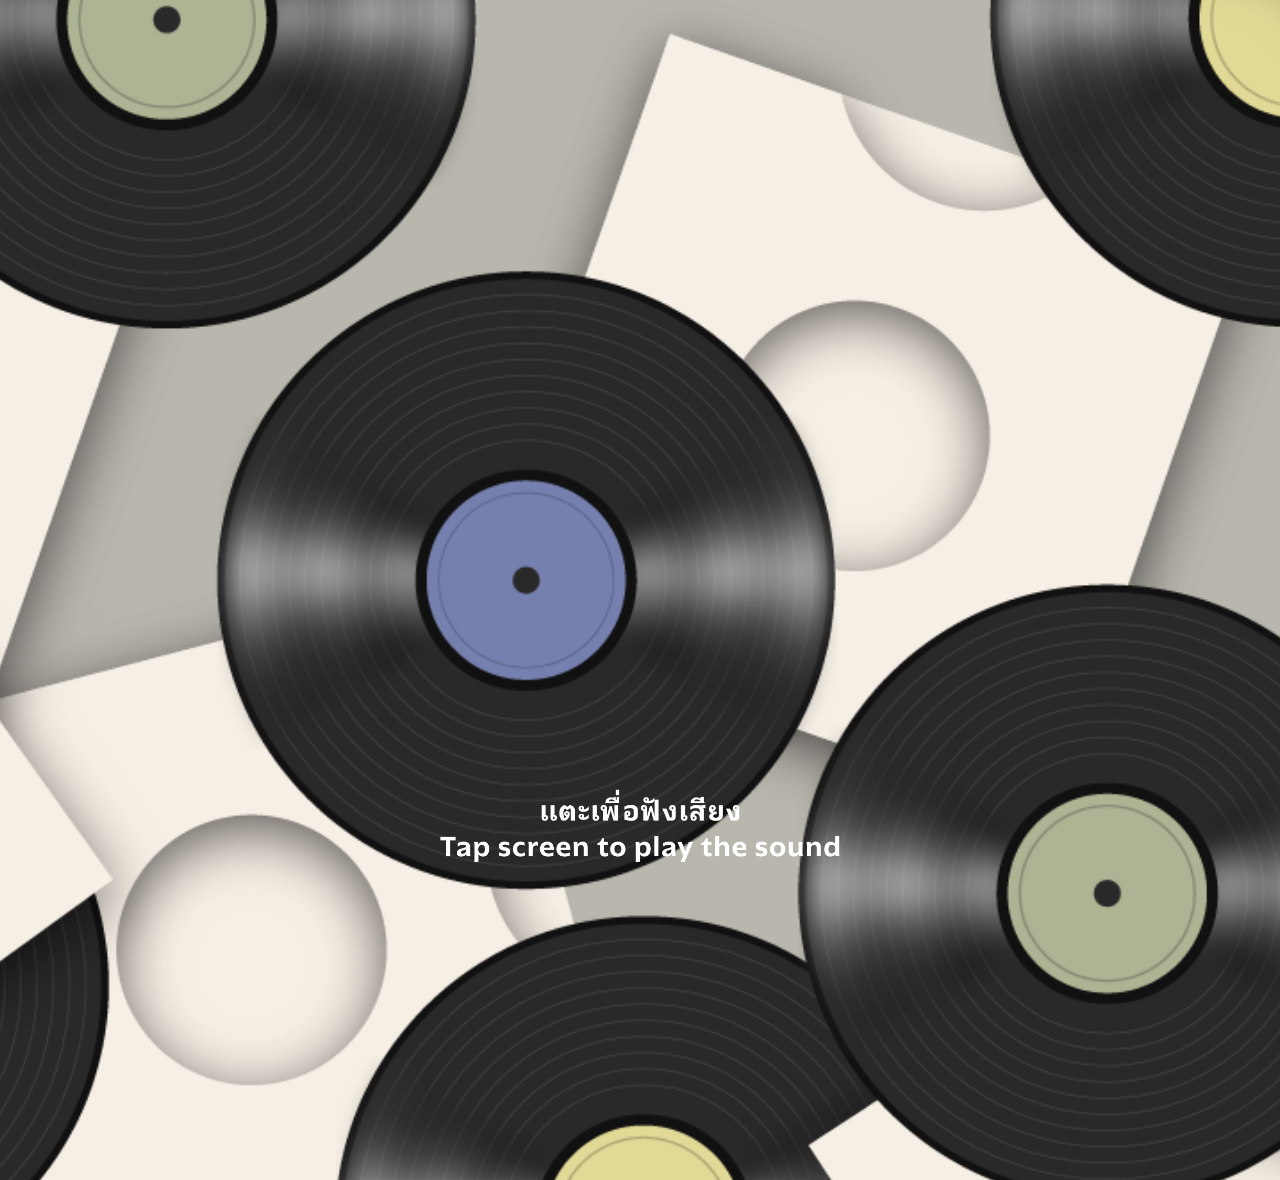
<file: index.html>
<!DOCTYPE html>
<html lang="en">
<head>
    <meta charset="UTF-8">
    <meta name="viewport" content="width=device-width, initial-scale=1.0">
    <title>Document</title>

    <meta name="apple-mobile-web-app-status-bar-style" content="black-translucent">

    <link rel="stylesheet" href="syle-home.css">
    <link rel="manifest" href="manifest.json">

    <link rel="preload" href="img/home.png">
    <link rel="prefetch" href="syle-home.css">

</head>
<body>
    <a href="home.html">
    <div class="containner">
        <div class="problem">
        <img src="img/home.png" alt="Home Image" loading="eager">
    </div>
    </div>
    <div class="text">
        <img src="img/text-home2.png" alt="" >
    </div>
    </a>

    <script>
        if ('serviceWorker' in navigator) {
            navigator.serviceWorker.register('service-worker.js')
                .then(registration => {
                    console.log('Service Worker registered with scope:', registration.scope);
                })
                .catch(error => {
                    console.error('Service Worker registration failed:', error);
                });
        }
    </script>
    
</body>
</html>
</file>
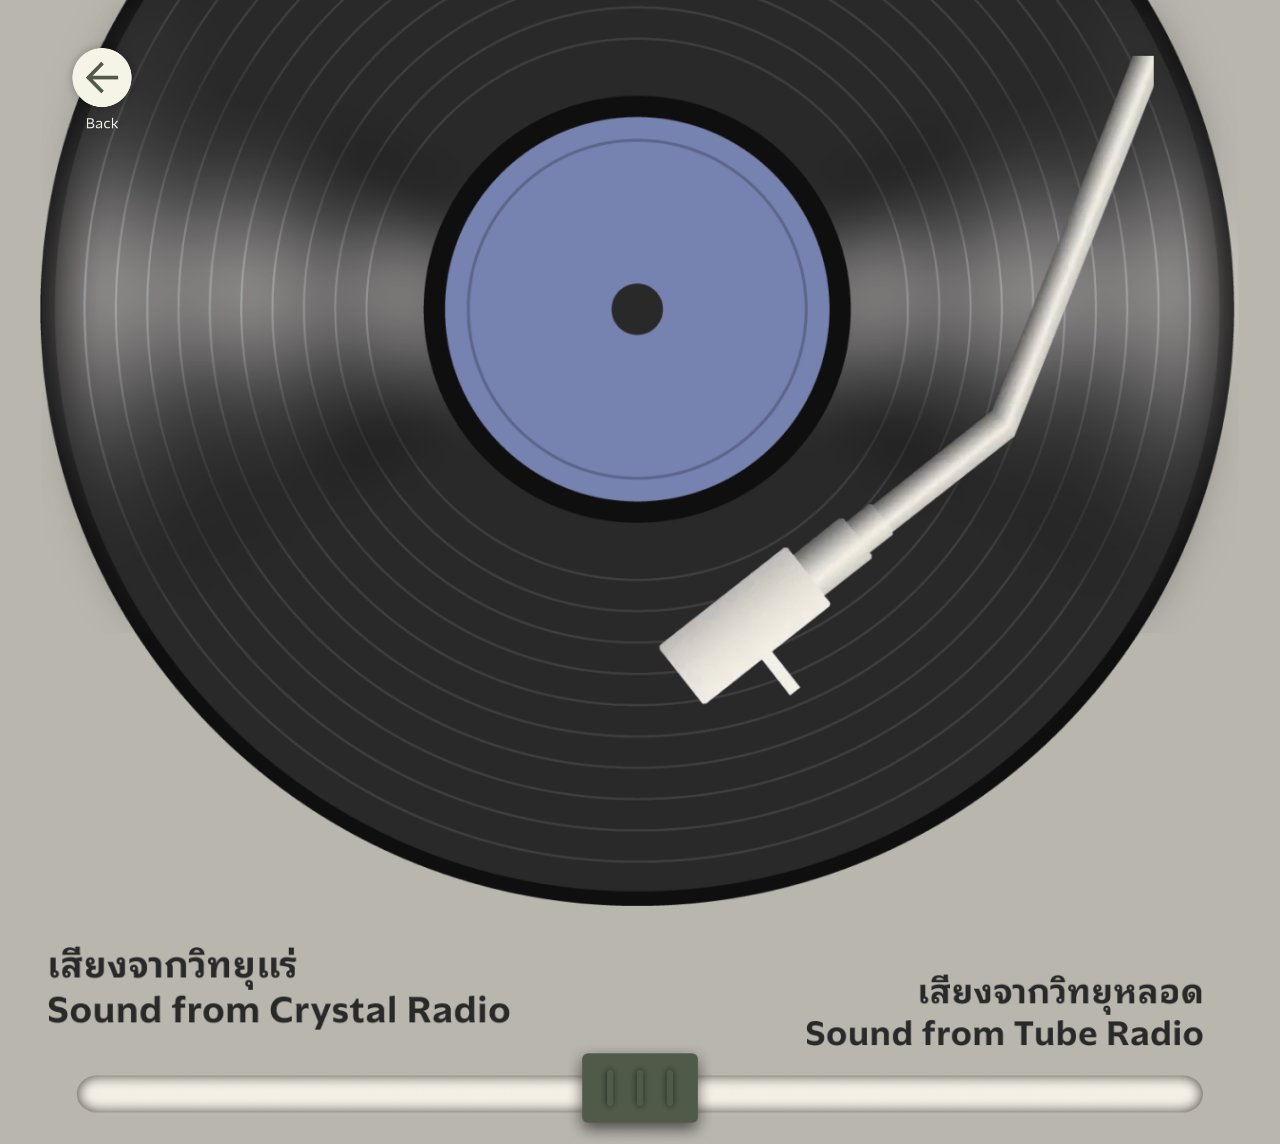
<file: 1.html>
<!DOCTYPE html>
<html lang="en">
<head>
    <meta charset="UTF-8">
    <meta name="viewport" content="width=device-width, initial-scale=1.0">
    <title>Interactive Frame</title>

    <style>
        * {
            margin: 0;
            padding: 0;
            box-sizing: border-box;
        }

        body {
            background:#B8B6AD;
        }

        .containner {
            width: 100%;
            height: 100%;
            padding: 50px 0;
            position: relative;
            overflow: hidden;
        }

        .CD {
            margin-bottom: 55rem;
        }

        @keyframes spin {
            0% {
                transform: translate(-50%, -50%) rotate(0deg);
            }
            100% {
                transform: translate(-50%, -50%) rotate(360deg);
            }
        }

        .Vinyl {
            position: absolute;
            width: 1200px;
            top: 27%;
            left: 50%;
            transform: translate(-50%, -50%);
            animation: spin 10s linear infinite paused;
            
        }

        @keyframes shake {
            0% {
                transform: translate(-50%, -50%) rotate(0.9deg);
            }
            25% {
                transform: translate(-50%, -50%) rotate(0.7deg);
            }
            50% {
                transform: translate(-50%, -51%) rotate(0deg);
            }
            75% {
                transform: translate(-50%, -50%) rotate(1deg);
            }
            100% {
                transform: translate(-50%, -50%) rotate(1deg);
            }
        }

        .kan {
            position: absolute;
            z-index: 1;
            width: 790px;
            top: 42%;
            left: 69%;
            transform: translate(-50%, -50%);
            animation: none;
            transition: transform 2s ease-in-out;
            
        }

        .Artboard {
            position: absolute;
            top: 8%;
            left: 8%;
            transform: translate(-50%, -50%);
            width: 80px;
        }

        .Text {
            display: flex;
            /* justify-content: space-between; */
            padding: 1rem 3rem;
            margin-bottom: 3rem;
        }
        
        .Text img[src*="Text1.2.png"] {
            width: 31%;
            position: absolute;
            left: 63%;
            top: 85.15%;
        }

        .Text img[src*="Text1.1.png"] {
            width: 39%;
        }

        .Vector {
            position: absolute;
            top: 95%;
            left: 50%;
            transform: translate(-50%, -50%);
            width: 88%;
            
        }

        .Bar {
            position: relative;
            width: 100%;
            display: flex;
            justify-content: center;
            align-items: center;
            
        }

        .Frame {
            position: absolute;
            top: 95.3%;
            left: 50%;
            transform: translate(-50%, -50%);
            width: 150px;
            cursor: pointer;
            transition: left 1s ease;
        }

    </style>
</head>
<body>
    <div class="containner">
        <div class="CD">
            <img src="img/Blue.png" alt="Vinyl Background" class="Vinyl">
            <img src="img/kan.png" alt="Kan" class="kan">
            <a href="home.html">
                <img src="img/Artboard.png" alt="Artboard" class="Artboard">
            </a>
        </div>

        <div class="Text">
            <img src="img/Text1.1.png" alt="Text 1">
            <img src="img/Text1.2.png" alt="Text 2">
        </div>

        <div class="Bar">
            <img src="img/Vector.png" alt="Vector" class="Vector">
            <img src="img/Frame 2.png" alt="Draggable Frame" id="draggable" class="Frame">
        </div>
    </div>

    <audio id="audio2" src="sound/sec/01s.mp3" preload="auto"></audio>
    <audio id="audio1" src="sound/fist/01f.mp3" preload="auto"></audio>

    <script>
        const frame = document.getElementById("draggable");
const kan = document.querySelector(".kan");
const vinyl = document.querySelector(".Vinyl");
const audio1 = document.getElementById("audio1");
const audio2 = document.getElementById("audio2");

let startX;
let audioPlayed = false;

// ปลดล็อกการเล่นเสียงเมื่อแตะที่จอ
document.addEventListener("touchstart", () => {
    audio1.play().then(() => audio1.pause()).catch(() => {});
    audio2.play().then(() => audio2.pause()).catch(() => {});
    console.log("Touch detected, audio should now be allowed.");
}, { once: true });

frame.addEventListener("touchstart", (e) => {
    startX = e.touches[0].clientX;
});

frame.addEventListener("touchend", (e) => {
    let endX = e.changedTouches[0].clientX;
    let deltaX = endX - startX;

    if (deltaX < -50) {
        // ปัดไปทางซ้าย
        playAudio(audio1, "12.5%");
    } else if (deltaX > 50) {
        // ปัดไปทางขวา
        playAudio(audio2, "87%");
    }
});

function playAudio(audio, position) {
    if (!audioPlayed) {
        audio.play();
        audioPlayed = true;
    }
    
    audio1.pause();
    audio2.pause();
    audio1.currentTime = 0;
    audio2.currentTime = 0;
    
    audio.play();
    
    vinyl.style.animation = "none";
    vinyl.offsetHeight;
    vinyl.style.animation = "spin 10s linear infinite";

    kan.style.animation = "none";
    kan.offsetHeight;
    kan.style.animation = "shake 2s infinite ease-in-out";
    
    frame.style.left = position;
}

audio1.addEventListener("ended", () => {
    window.location.href = "index.html";
});

audio2.addEventListener("ended", () => {
    window.location.href = "index.html";
});

    </script>
    
    
</body>
</html>
</file>
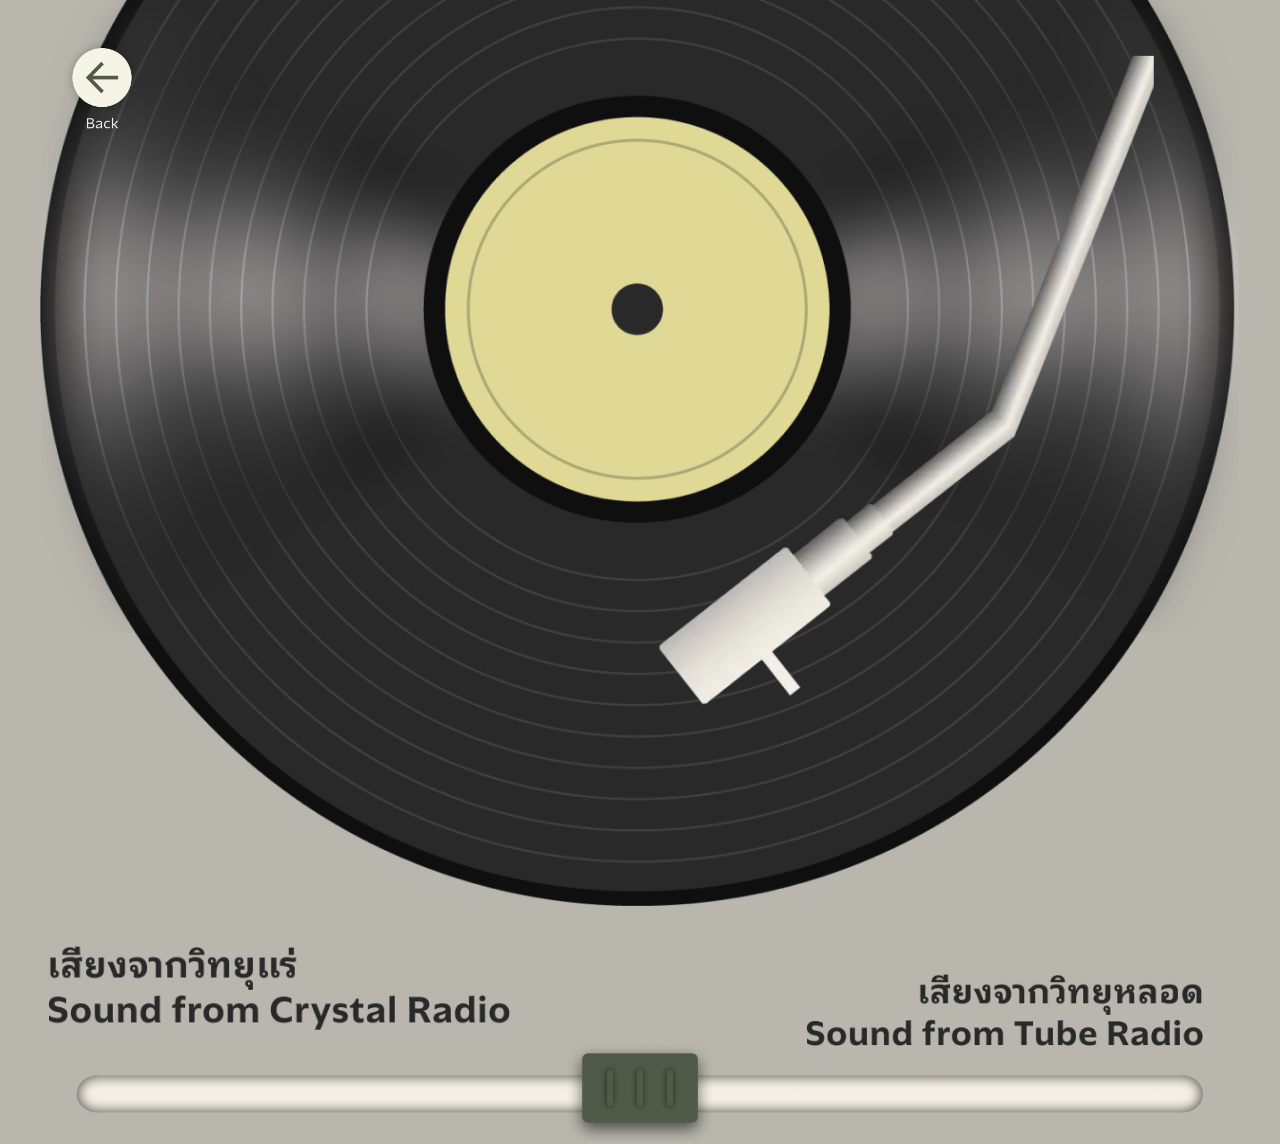
<file: 2.html>
<!DOCTYPE html>
<html lang="en">
<head>
    <meta charset="UTF-8">
    <meta name="viewport" content="width=device-width, initial-scale=1.0">
    <title>Interactive Frame</title>

    <style>
        * {
            margin: 0;
            padding: 0;
            box-sizing: border-box;
        }

        body {
            background:#B8B6AD;
        }

        .containner {
            width: 100%;
            height: 100%;
            padding: 50px 0;
            position: relative;
            overflow: hidden;
        }

        .CD {
            margin-bottom: 55rem;
        }

        @keyframes spin {
            0% {
                transform: translate(-50%, -50%) rotate(0deg);
            }
            100% {
                transform: translate(-50%, -50%) rotate(360deg);
            }
        }

        .Vinyl {
            position: absolute;
            width: 1200px;
            top: 27%;
            left: 50%;
            transform: translate(-50%, -50%);
            animation: spin 10s linear infinite paused;
        }

        @keyframes shake {
            0% {
                transform: translate(-50%, -50%) rotate(0.9deg);
            }
            25% {
                transform: translate(-50%, -50%) rotate(0.7deg);
            }
            50% {
                transform: translate(-50%, -51%) rotate(0deg);
            }
            75% {
                transform: translate(-50%, -50%) rotate(1deg);
            }
            100% {
                transform: translate(-50%, -50%) rotate(1deg);
            }
        }

        .kan {
            position: absolute;
            z-index: 1;
            width: 790px;
            top: 42%;
            left: 69%;
            transform: translate(-50%, -50%);
            animation: none;
            transition: transform 2s ease-in-out;
        }

        .Artboard {
            position: absolute;
            top: 8%;
            left: 8%;
            transform: translate(-50%, -50%);
            width: 80px;
        }

        .Text {
            display: flex;
            justify-content: space-between;
            padding: 1rem 3rem;
            margin-bottom: 3rem;
        }

        .Text img[src*="Text1.2.png"] {
            width: 31%;
            position: absolute;
            left: 63%;
            top: 85.15%;
        }

        .Text img[src*="Text1.1.png"] {
            width: 39%;
        }

        .Vector {
            position: absolute;
            top: 95%;
            left: 50%;
            transform: translate(-50%, -50%);
            width: 88%;
        }

        .Bar {
            position: relative;
            width: 100%;
            display: flex;
            justify-content: center;
            align-items: center;
        }

        .Frame {
            position: absolute;
            top: 95.3%;
            left: 50%;
            transform: translate(-50%, -50%);
            width: 150px;
            cursor: pointer;
            transition: left 1s ease;
        }
    </style>
</head>
<body>
    <div class="containner">
        <div class="CD">
            <img src="img/Yellow.png" alt="Vinyl Background" class="Vinyl">
            <img src="img/kan.png" alt="Kan" class="kan">
            <a href="home.html?slide=2">
                <img src="img/Artboard.png" alt="Artboard" class="Artboard">
            </a>
        </div>

        <div class="Text">
            <img src="img/Text1.1.png" alt="Text 1">
            <img src="img/Text1.2.png" alt="Text 2">
        </div>

        <div class="Bar">
            <img src="img/Vector.png" alt="Vector" class="Vector">
            <img src="img/Frame 2.png" alt="Draggable Frame" id="draggable" class="Frame">
        </div>
    </div>

    <audio id="audio2" src="sound/sec/02s.mp3" preload="auto"></audio>
    <audio id="audio1" src="sound/fist/02f.mp3" preload="auto"></audio>

    <script>
        const frame = document.getElementById("draggable");
const kan = document.querySelector(".kan");
const vinyl = document.querySelector(".Vinyl");
const audio1 = document.getElementById("audio1");
const audio2 = document.getElementById("audio2");

let startX;
let audioPlayed = false;

// ปลดล็อกการเล่นเสียงเมื่อแตะที่จอ
document.addEventListener("touchstart", () => {
    audio1.play().then(() => audio1.pause()).catch(() => {});
    audio2.play().then(() => audio2.pause()).catch(() => {});
    console.log("Touch detected, audio should now be allowed.");
}, { once: true });

frame.addEventListener("touchstart", (e) => {
    startX = e.touches[0].clientX;
});

frame.addEventListener("touchend", (e) => {
    let endX = e.changedTouches[0].clientX;
    let deltaX = endX - startX;

    if (deltaX < -50) {
        // ปัดไปทางซ้าย
        playAudio(audio1, "12.5%");
    } else if (deltaX > 50) {
        // ปัดไปทางขวา
        playAudio(audio2, "87%");
    }
});

function playAudio(audio, position) {
    if (!audioPlayed) {
        audio.play();
        audioPlayed = true;
    }
    
    audio1.pause();
    audio2.pause();
    audio1.currentTime = 0;
    audio2.currentTime = 0;
    
    audio.play();
    
    vinyl.style.animation = "none";
    vinyl.offsetHeight;
    vinyl.style.animation = "spin 10s linear infinite";

    kan.style.animation = "none";
    kan.offsetHeight;
    kan.style.animation = "shake 2s infinite ease-in-out";
    
    frame.style.left = position;
}

audio1.addEventListener("ended", () => {
    window.location.href = "index.html";
});

audio2.addEventListener("ended", () => {
    window.location.href = "index.html";
});

    </script>
    
    
    
    
    
    
</body>
</html>
</file>
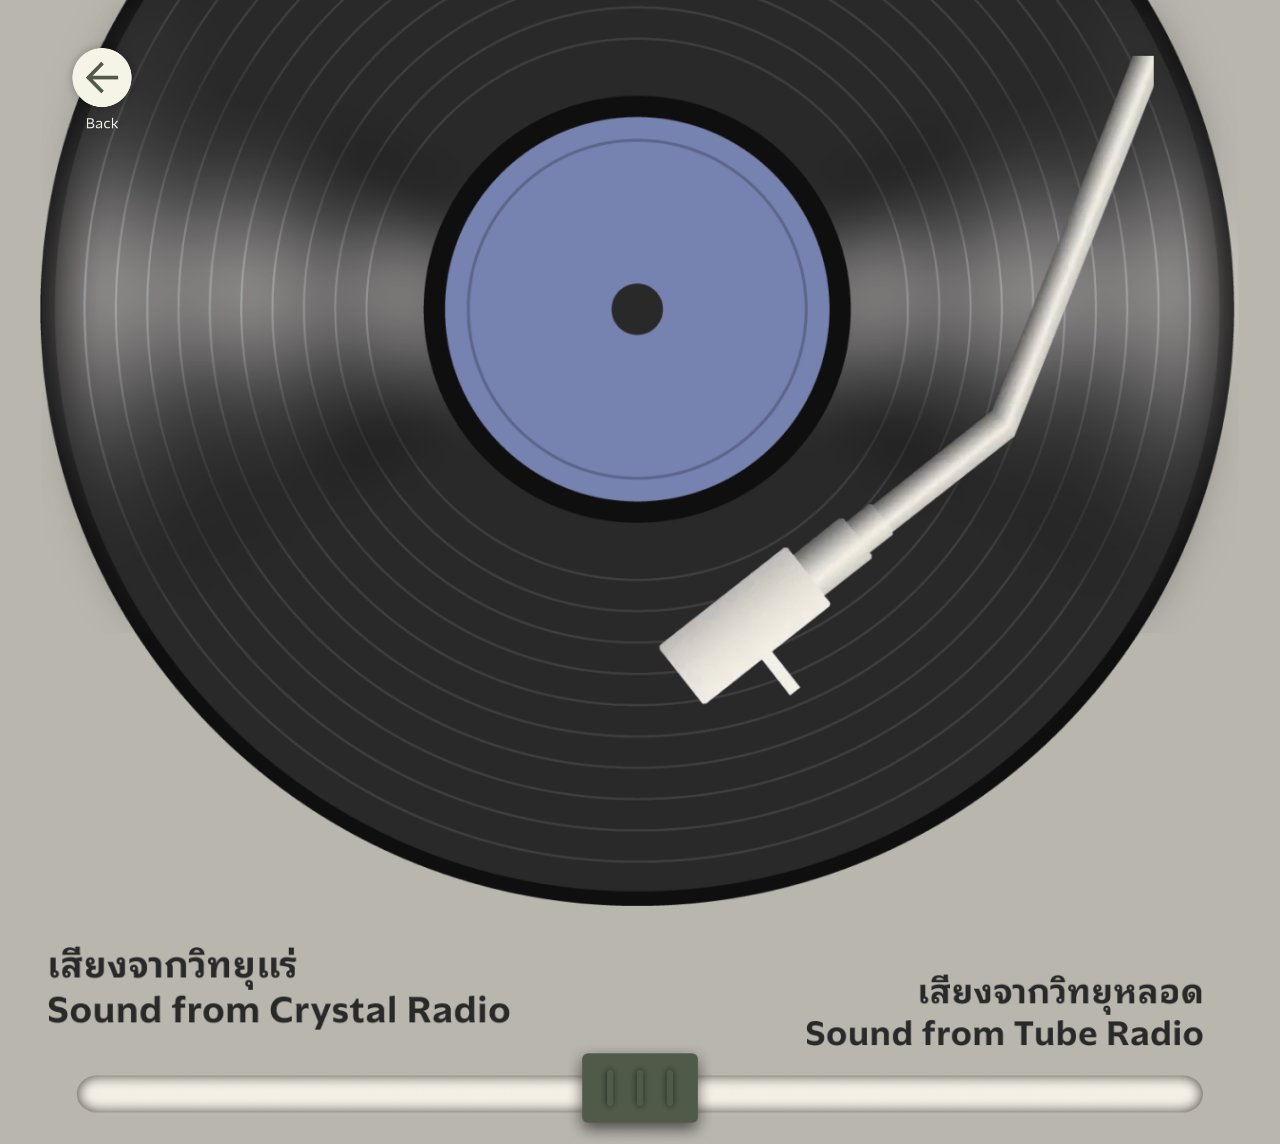
<file: 4.html>
<!DOCTYPE html>
<html lang="en">
<head>
    <meta charset="UTF-8">
    <meta name="viewport" content="width=device-width, initial-scale=1.0">
    <title>Interactive Frame</title>

    <style>
        * {
            margin: 0;
            padding: 0;
            box-sizing: border-box;
        }

        body {
            background:#B8B6AD;
        }

        .containner {
            width: 100%;
            height: 100%;
            padding: 50px 0;
            position: relative;
            overflow: hidden;
        }

        .CD {
            margin-bottom: 55rem;
        }

        @keyframes spin {
            0% {
                transform: translate(-50%, -50%) rotate(0deg);
            }
            100% {
                transform: translate(-50%, -50%) rotate(360deg);
            }
        }

        .Vinyl {
            position: absolute;
            width: 1200px;
            top: 27%;
            left: 50%;
            transform: translate(-50%, -50%);
            animation: spin 10s linear infinite paused;
        }

        @keyframes shake {
            0% {
                transform: translate(-50%, -50%) rotate(0.9deg);
            }
            25% {
                transform: translate(-50%, -50%) rotate(0.7deg);
            }
            50% {
                transform: translate(-50%, -51%) rotate(0deg);
            }
            75% {
                transform: translate(-50%, -50%) rotate(1deg);
            }
            100% {
                transform: translate(-50%, -50%) rotate(1deg);
            }
        }

        .kan {
            position: absolute;
            z-index: 1;
            width: 790px;
            top: 42%;
            left: 69%;
            transform: translate(-50%, -50%);
            animation: none;
            transition: transform 2s ease-in-out;
        }

        .Artboard {
            position: absolute;
            top: 8%;
            left: 8%;
            transform: translate(-50%, -50%);
            width: 80px;
        }

        .Text {
            display: flex;
            justify-content: space-between;
            padding: 1rem 3rem;
            margin-bottom: 3rem;
        }

        .Text img[src*="Text1.2.png"] {
            width: 31%;
            position: absolute;
            left: 63%;
            top: 85.15%;
        }

        .Text img[src*="Text1.1.png"] {
            width: 39%;
        }

        .Vector {
            position: absolute;
            top: 95%;
            left: 50%;
            transform: translate(-50%, -50%);
            width: 88%;
        }

        .Bar {
            position: relative;
            width: 100%;
            display: flex;
            justify-content: center;
            align-items: center;
        }

        .Frame {
            position: absolute;
            top: 95.3%;
            left: 50%;
            transform: translate(-50%, -50%);
            width: 150px;
            cursor: pointer;
            transition: left 1s ease;
        }
    </style>
</head>
<body>
    <div class="containner">
        <div class="CD">
            <img src="img/Blue.png" alt="Vinyl Background" class="Vinyl">
            <img src="img/kan.png" alt="Kan" class="kan">
            <a href="home.html?slide=4">
                <img src="img/Artboard.png" alt="Artboard" class="Artboard">
            </a>
        </div>

        <div class="Text">
            <img src="img/Text1.1.png" alt="Text 1">
            <img src="img/Text1.2.png" alt="Text 2">
        </div>

        <div class="Bar">
            <img src="img/Vector.png" alt="Vector" class="Vector">
            <img src="img/Frame 2.png" alt="Draggable Frame" id="draggable" class="Frame">
        </div>
    </div>

    <audio id="audio2" src="sound/sec/04s.mp3" preload="auto"></audio>
    <audio id="audio1" src="sound/fist/04f.mp3" preload="auto"></audio>

    <script>
        const frame = document.getElementById("draggable");
const kan = document.querySelector(".kan");
const vinyl = document.querySelector(".Vinyl");
const audio1 = document.getElementById("audio1");
const audio2 = document.getElementById("audio2");

let startX;
let audioPlayed = false;

// ปลดล็อกการเล่นเสียงเมื่อแตะที่จอ
document.addEventListener("touchstart", () => {
    audio1.play().then(() => audio1.pause()).catch(() => {});
    audio2.play().then(() => audio2.pause()).catch(() => {});
    console.log("Touch detected, audio should now be allowed.");
}, { once: true });

frame.addEventListener("touchstart", (e) => {
    startX = e.touches[0].clientX;
});

frame.addEventListener("touchend", (e) => {
    let endX = e.changedTouches[0].clientX;
    let deltaX = endX - startX;

    if (deltaX < -50) {
        // ปัดไปทางซ้าย
        playAudio(audio1, "12.5%");
    } else if (deltaX > 50) {
        // ปัดไปทางขวา
        playAudio(audio2, "87%");
    }
});

function playAudio(audio, position) {
    if (!audioPlayed) {
        audio.play();
        audioPlayed = true;
    }
    
    audio1.pause();
    audio2.pause();
    audio1.currentTime = 0;
    audio2.currentTime = 0;
    
    audio.play();
    
    vinyl.style.animation = "none";
    vinyl.offsetHeight;
    vinyl.style.animation = "spin 10s linear infinite";

    kan.style.animation = "none";
    kan.offsetHeight;
    kan.style.animation = "shake 2s infinite ease-in-out";
    
    frame.style.left = position;
}

audio1.addEventListener("ended", () => {
    window.location.href = "index.html";
});

audio2.addEventListener("ended", () => {
    window.location.href = "index.html";
});

    </script>

    
    
    
    
</body>
</html>
</file>
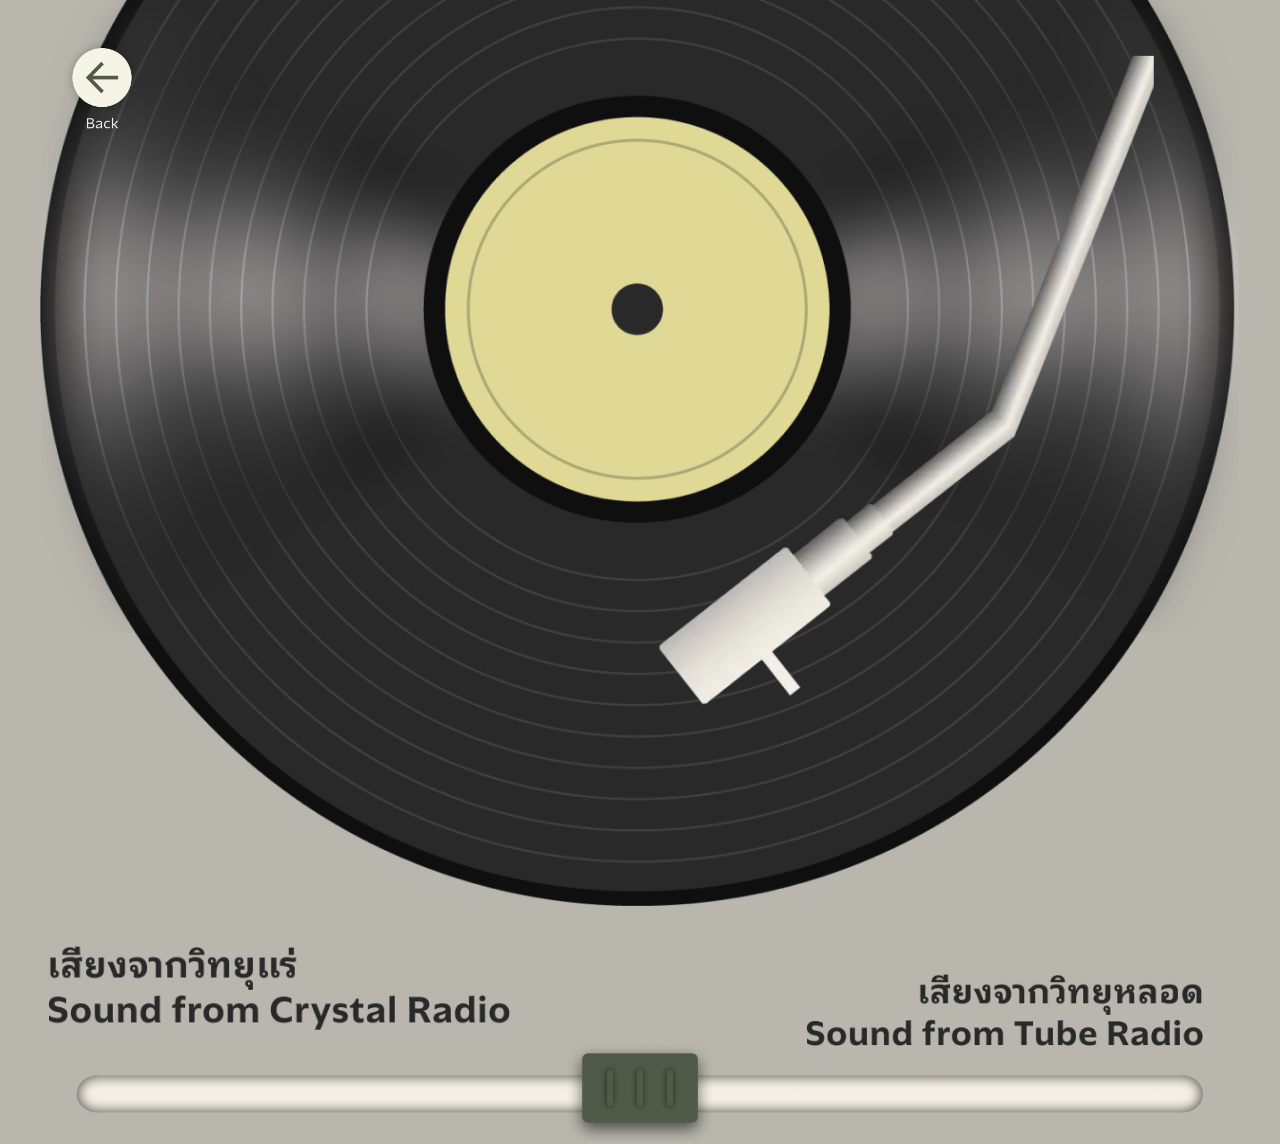
<file: 5.html>
<!DOCTYPE html>
<html lang="en">
<head>
    <meta charset="UTF-8">
    <meta name="viewport" content="width=device-width, initial-scale=1.0">
    <title>Interactive Frame</title>

    <style>
        * {
            margin: 0;
            padding: 0;
            box-sizing: border-box;
        }

        body {
            background:#B8B6AD;
        }

        .containner {
            width: 100%;
            height: 100%;
            padding: 50px 0;
            position: relative;
            overflow: hidden;
        }

        .CD {
            margin-bottom: 55rem;
        }

        @keyframes spin {
            0% {
                transform: translate(-50%, -50%) rotate(0deg);
            }
            100% {
                transform: translate(-50%, -50%) rotate(360deg);
            }
        }

        .Vinyl {
            position: absolute;
            width: 1200px;
            top: 27%;
            left: 50%;
            transform: translate(-50%, -50%);
            animation: spin 10s linear infinite paused;
        }

        @keyframes shake {
            0% {
                transform: translate(-50%, -50%) rotate(0.9deg);
            }
            25% {
                transform: translate(-50%, -50%) rotate(0.7deg);
            }
            50% {
                transform: translate(-50%, -51%) rotate(0deg);
            }
            75% {
                transform: translate(-50%, -50%) rotate(1deg);
            }
            100% {
                transform: translate(-50%, -50%) rotate(1deg);
            }
        }

        .kan {
            position: absolute;
            z-index: 1;
            width: 790px;
            top: 42%;
            left: 69%;
            transform: translate(-50%, -50%);
            animation: none;
            transition: transform 2s ease-in-out;
        }

        .Artboard {
            position: absolute;
            top: 8%;
            left: 8%;
            transform: translate(-50%, -50%);
            width: 80px;
        }

        .Text {
            display: flex;
            justify-content: space-between;
            padding: 1rem 3rem;
            margin-bottom: 3rem;
        }

        .Text img[src*="Text1.2.png"] {
            width: 31%;
            position: absolute;
            left: 63%;
            top: 85.15%;
        }

        .Text img[src*="Text1.1.png"] {
            width: 39%;
        }

        .Vector {
            position: absolute;
            top: 95%;
            left: 50%;
            transform: translate(-50%, -50%);
            width: 88%;
        }

        .Bar {
            position: relative;
            width: 100%;
            display: flex;
            justify-content: center;
            align-items: center;
        }

        .Frame {
            position: absolute;
            top: 95.3%;
            left: 50%;
            transform: translate(-50%, -50%);
            width: 150px;
            cursor: pointer;
            transition: left 1s ease;
        }
    </style>
</head>
<body>
    <div class="containner">
        <div class="CD">
            <img src="img/Yellow.png" alt="Vinyl Background" class="Vinyl">
            <img src="img/kan.png" alt="Kan" class="kan">
            <a href="home.html?slide=5">
                <img src="img/Artboard.png" alt="Artboard" class="Artboard">
            </a>
        </div>

        <div class="Text">
            <img src="img/Text1.1.png" alt="Text 1">
            <img src="img/Text1.2.png" alt="Text 2">
        </div>

        <div class="Bar">
            <img src="img/Vector.png" alt="Vector" class="Vector">
            <img src="img/Frame 2.png" alt="Draggable Frame" id="draggable" class="Frame">
        </div>
    </div>

    <audio id="audio2" src="sound/sec/05s.mp3" preload="auto"></audio>
    <audio id="audio1" src="sound/fist/05f.mp3" preload="auto"></audio>

    <script>
        const frame = document.getElementById("draggable");
const kan = document.querySelector(".kan");
const vinyl = document.querySelector(".Vinyl");
const audio1 = document.getElementById("audio1");
const audio2 = document.getElementById("audio2");

let startX;
let audioPlayed = false;

// ปลดล็อกการเล่นเสียงเมื่อแตะที่จอ
document.addEventListener("touchstart", () => {
    audio1.play().then(() => audio1.pause()).catch(() => {});
    audio2.play().then(() => audio2.pause()).catch(() => {});
    console.log("Touch detected, audio should now be allowed.");
}, { once: true });

frame.addEventListener("touchstart", (e) => {
    startX = e.touches[0].clientX;
});

frame.addEventListener("touchend", (e) => {
    let endX = e.changedTouches[0].clientX;
    let deltaX = endX - startX;

    if (deltaX < -50) {
        // ปัดไปทางซ้าย
        playAudio(audio1, "12.5%");
    } else if (deltaX > 50) {
        // ปัดไปทางขวา
        playAudio(audio2, "87%");
    }
});

function playAudio(audio, position) {
    if (!audioPlayed) {
        audio.play();
        audioPlayed = true;
    }
    
    audio1.pause();
    audio2.pause();
    audio1.currentTime = 0;
    audio2.currentTime = 0;
    
    audio.play();
    
    vinyl.style.animation = "none";
    vinyl.offsetHeight;
    vinyl.style.animation = "spin 10s linear infinite";

    kan.style.animation = "none";
    kan.offsetHeight;
    kan.style.animation = "shake 2s infinite ease-in-out";
    
    frame.style.left = position;
}

audio1.addEventListener("ended", () => {
    window.location.href = "index.html";
});

audio2.addEventListener("ended", () => {
    window.location.href = "index.html";
});

    </script>
    
    
    
    
    
</body>
</html>
</file>
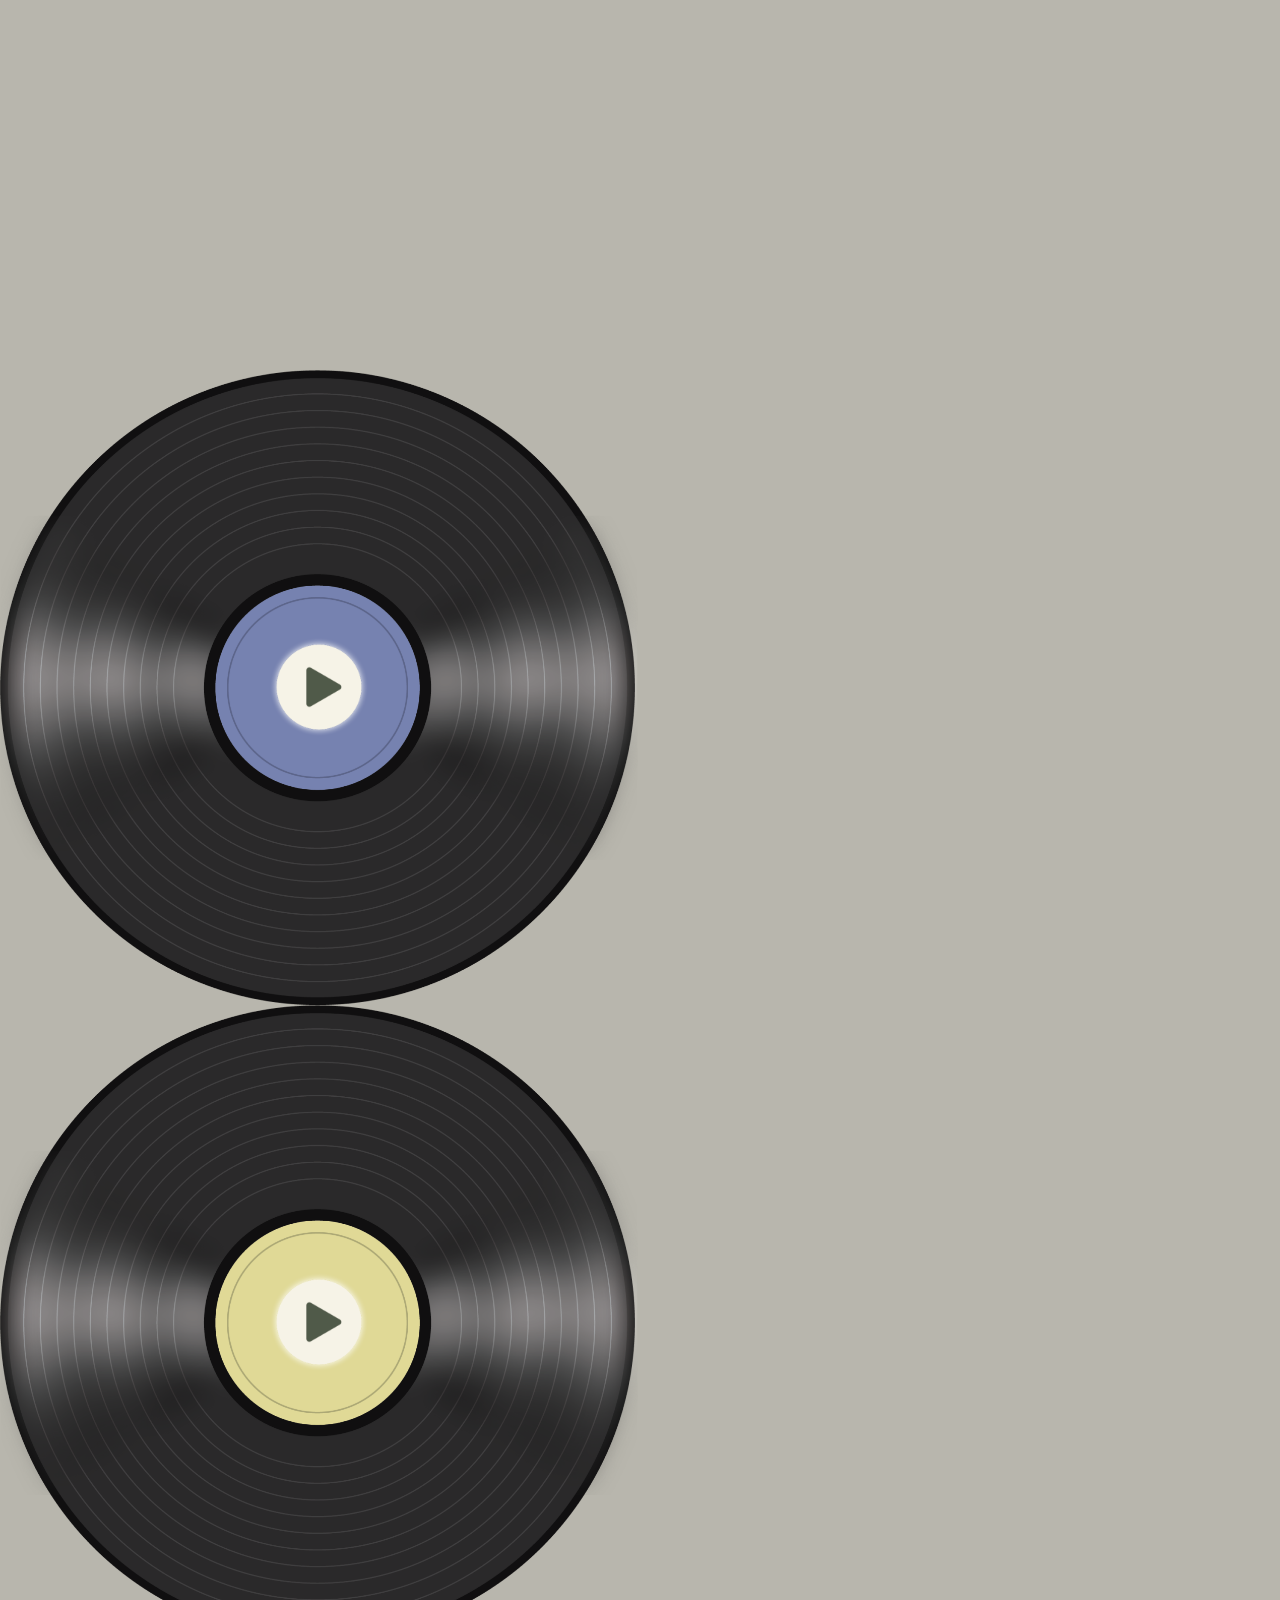
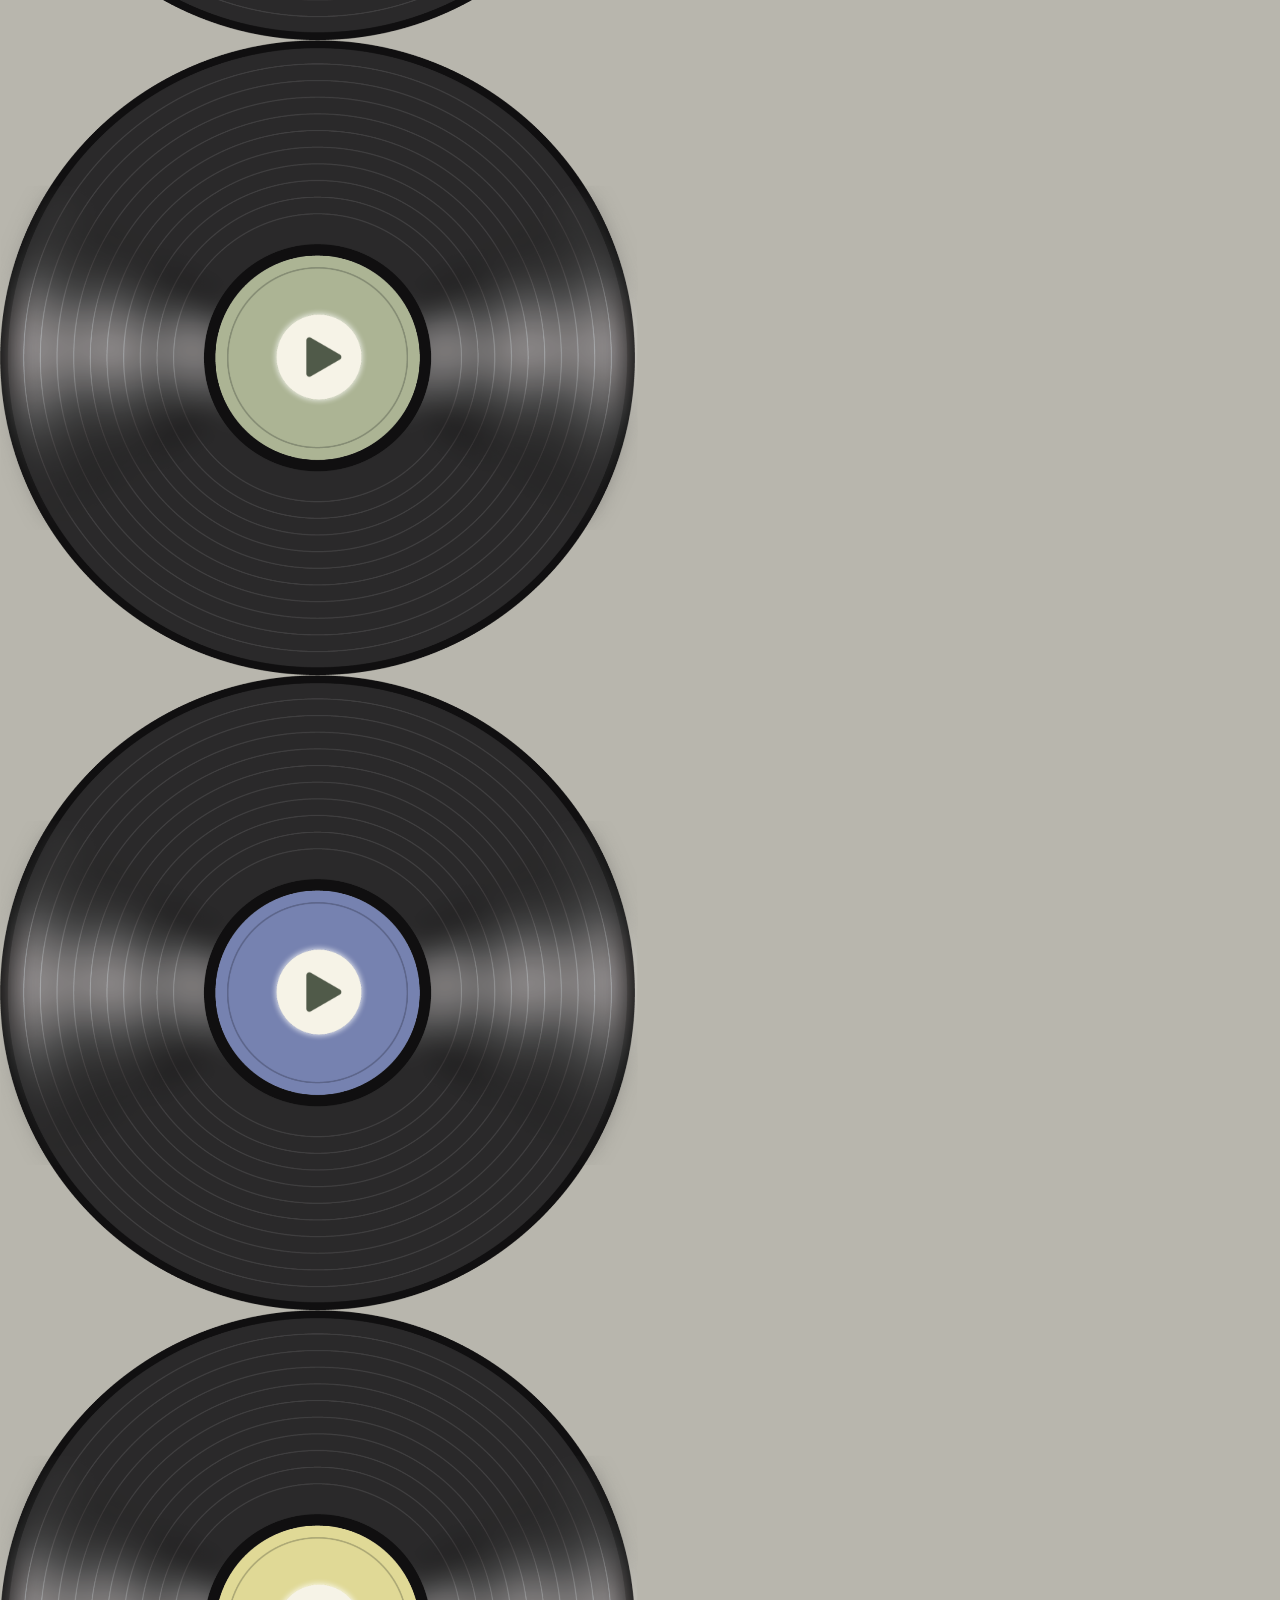
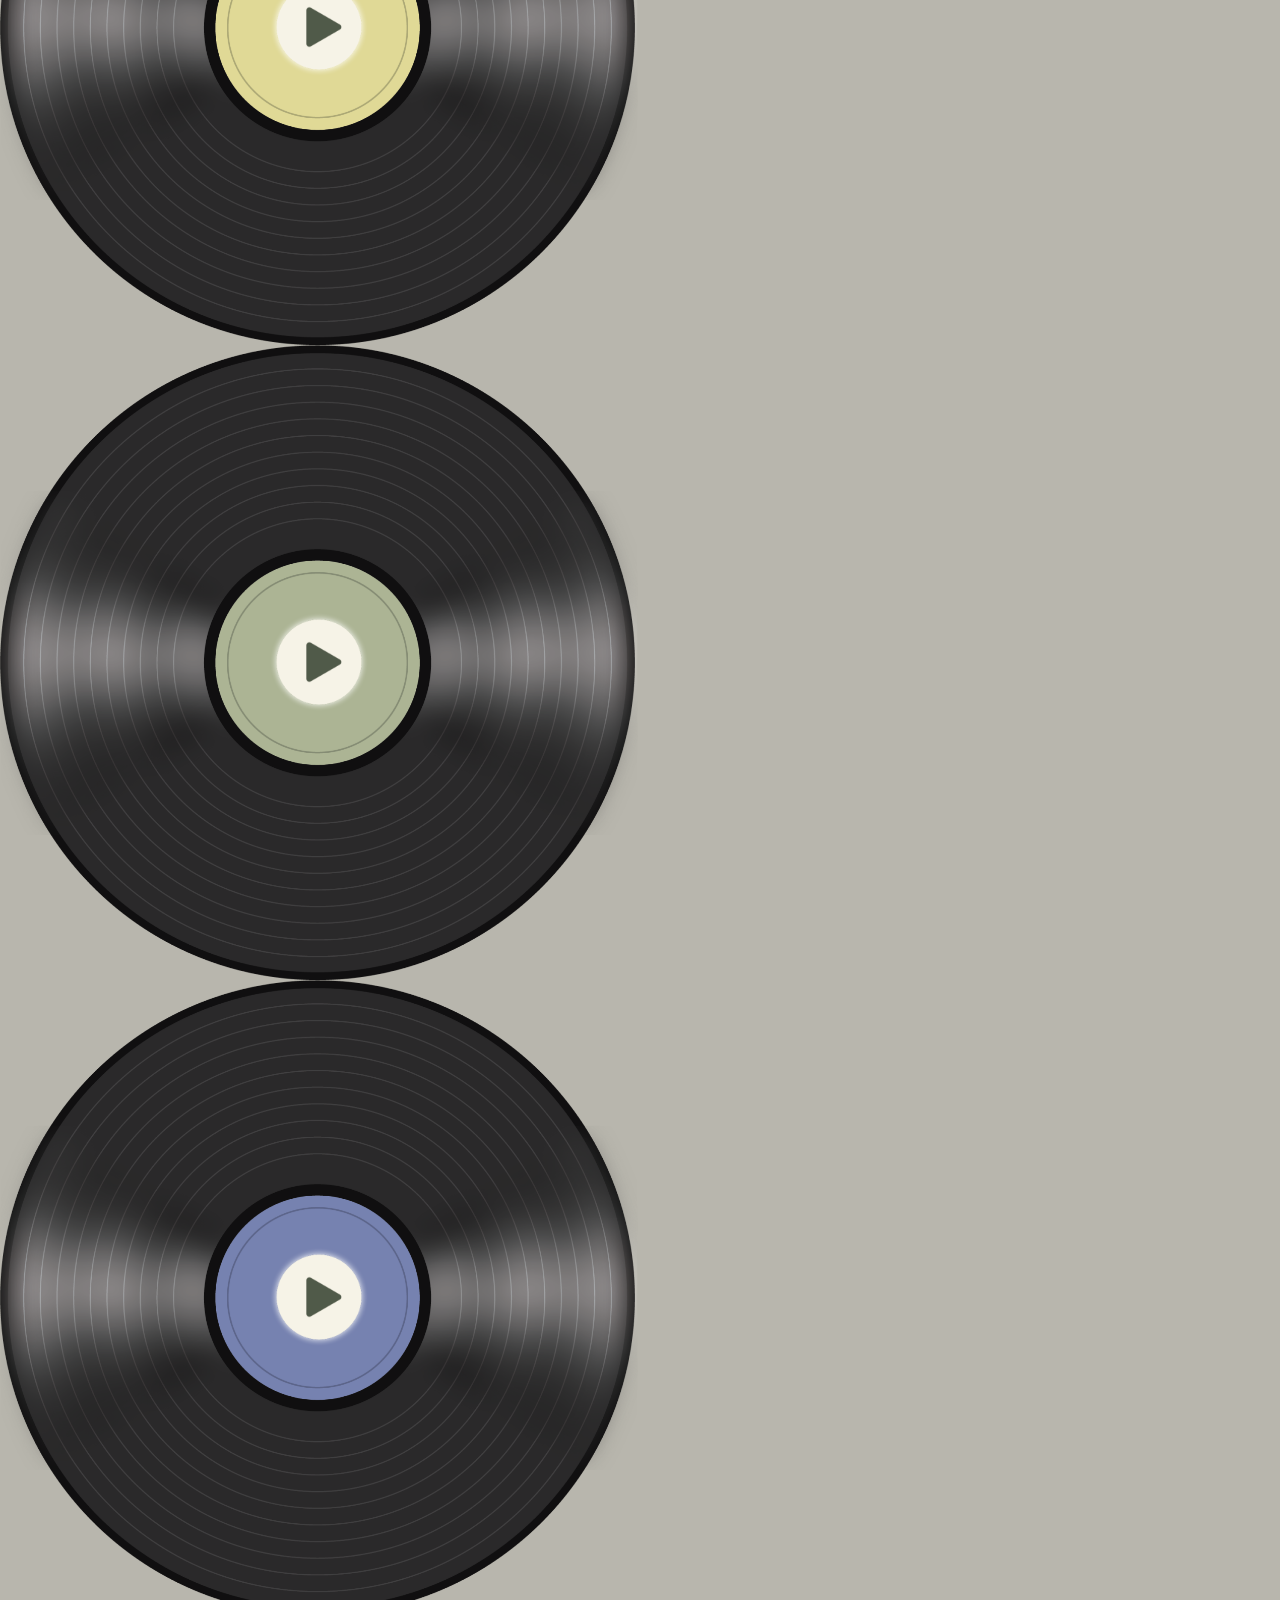
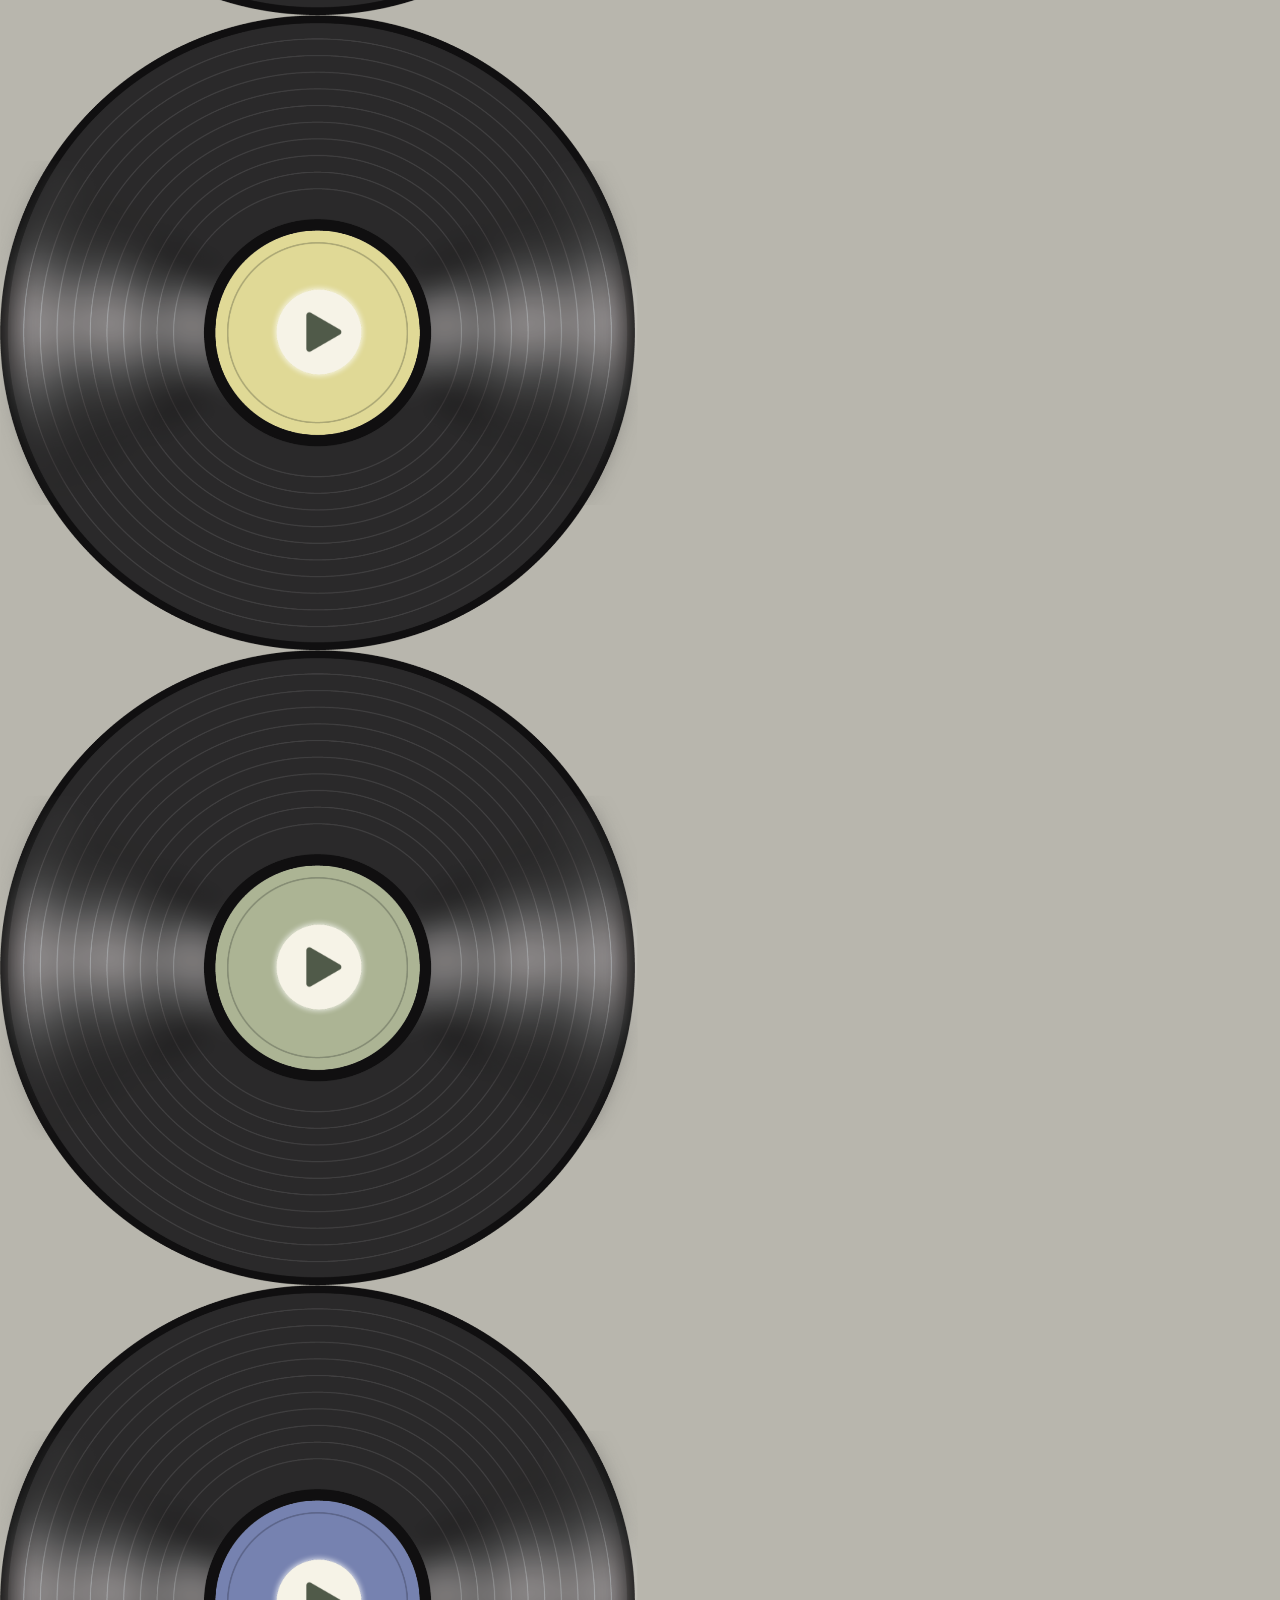
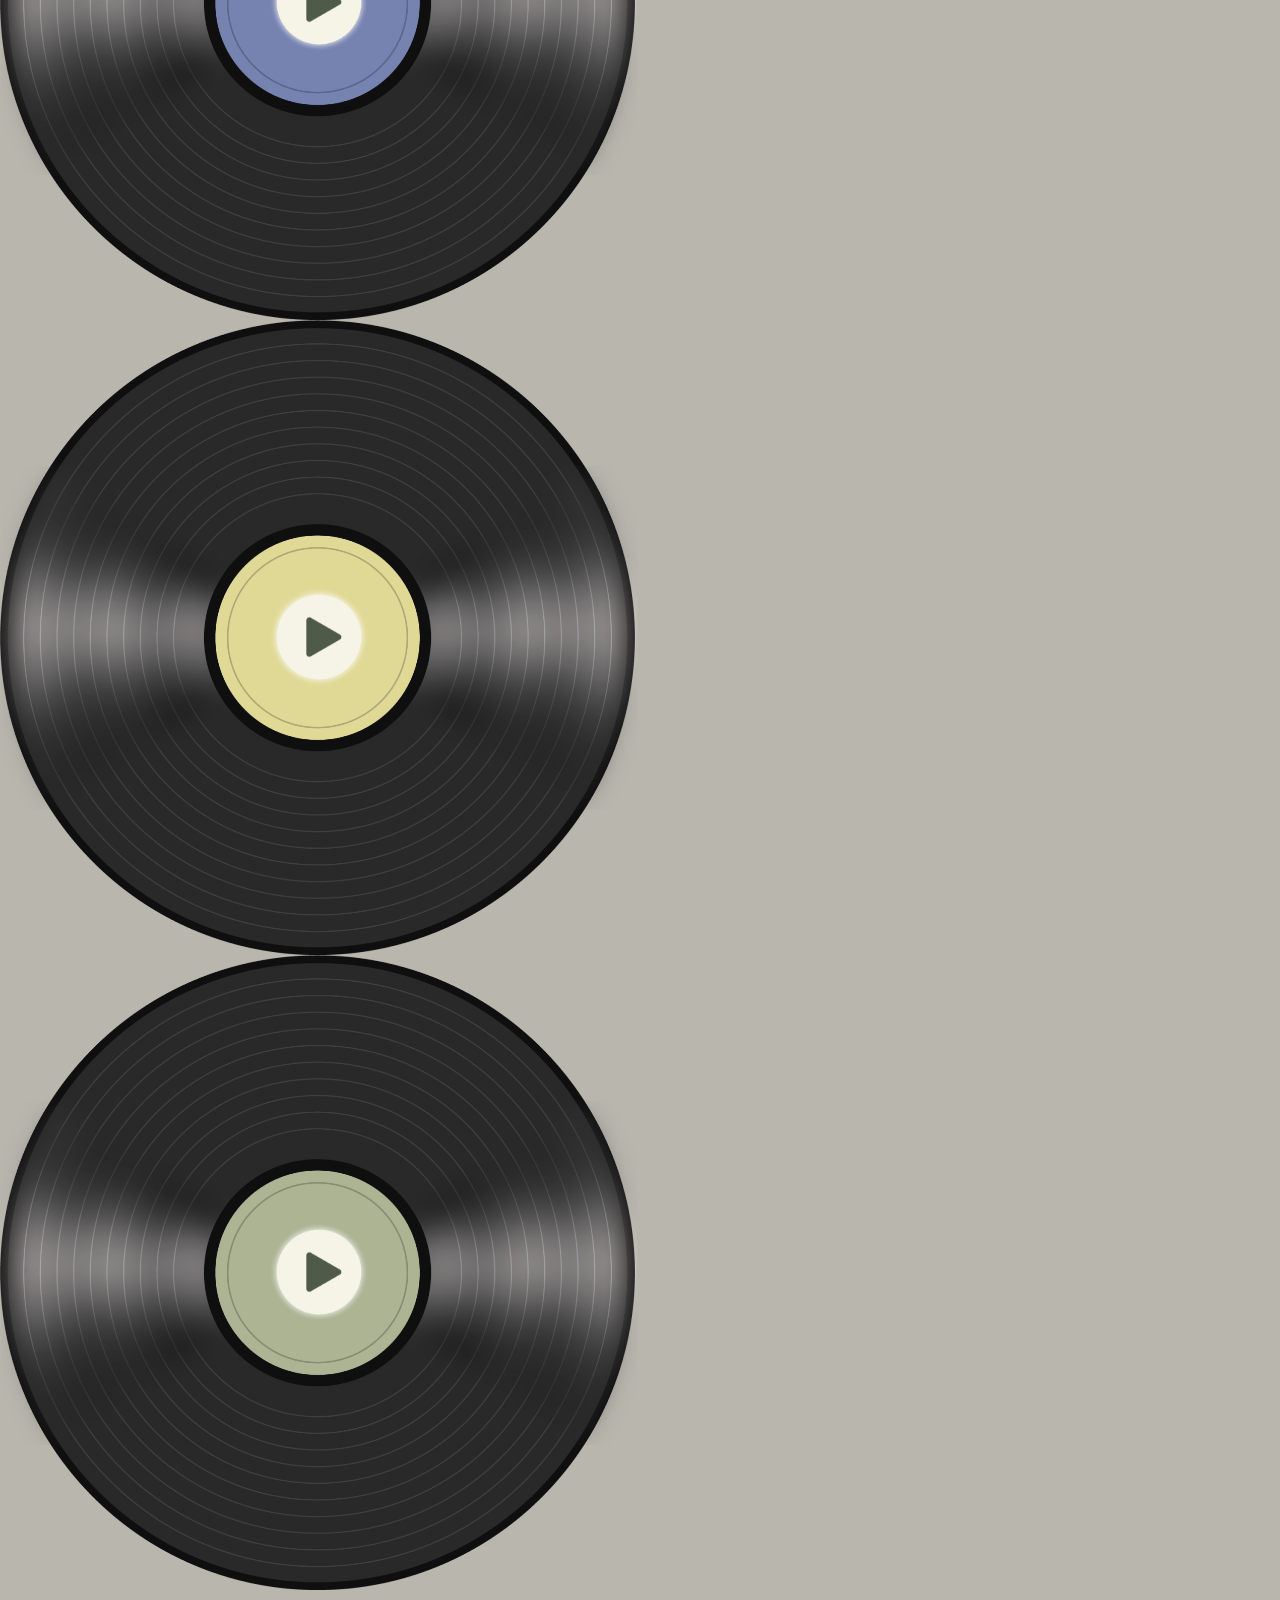
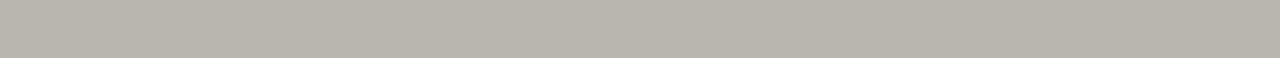
<file: home.html>
<!DOCTYPE html>
<html lang="en">
<head>
    <meta charset="UTF-8">
    <meta name="viewport" content="width=device-width, initial-scale=1.0">
    <title>Document</title>

    <meta name="apple-mobile-web-app-status-bar-style" content="black-translucent">

    <link
  rel="stylesheet"
  href="https://cdn.jsdelivr.net/npm/swiper@11/swiper-bundle.min.css"
/>

    <link rel="stylesheet" href="sytle.css">
    
</head>
<body>
    
    <div class="text-container">
        <img class="text" data-slide="0" src="img/Text-1.png" alt="Text 1">
        <img class="text" data-slide="1" src="img/Text-2.png" alt="Text 2">
        <img class="text" data-slide="2" src="img/Text-3.png" alt="Text 3">
        <img class="text" data-slide="3" src="img/Text-4.png" alt="Text 1">
        <img class="text" data-slide="4" src="img/Text-5.png" alt="Text 2">
        <img class="text" data-slide="5" src="img/Text-6.png" alt="Text 3">
        <img class="text" data-slide="6" src="img/Text-7.png" alt="Text 1">
        <img class="text" data-slide="7" src="img/Text-8.png" alt="Text 2">
        <img class="text" data-slide="8" src="img/Text-9.png" alt="Text 3">
        <img class="text" data-slide="9" src="img/Text-10.png" alt="Text 1">
        <img class="text" data-slide="10" src="img/Text-11.png" alt="Text 2">
        <img class="text" data-slide="11" src="img/Text-12.png" alt="Text 3">
    </div>
    
    <div class="swiper">
        <div class="swiper-wrapper">
            <div class="swiper-slide">
                <a href="1.html">
                <img src="img/Asset V2.png" alt="" class="Artboard">
                </a>
                <img src="img/Blue.png" alt="">
            </div>
            <div class="swiper-slide">
                <a href="2.html">
                    <img src="img/Asset V2.png" alt="" class="Artboard">
                </a>
                <img src="img/Yellow.png" alt="">
            </div>
            <div class="swiper-slide">
                <a href="3.html">
                    <img src="img/Asset V2.png" alt="" class="Artboard">
                </a>
                <img src="img/Green.png" alt="">
            </div>
            <div class="swiper-slide">
                <a href="4.html">
                    <img src="img/Asset V2.png" alt="" class="Artboard">
                </a>
                <img src="img/Blue.png" alt="">
            </div>
            <div class="swiper-slide">
                <a href="5.html">
                    <img src="img/Asset V2.png" alt="" class="Artboard">
                </a>
                <img src="img/Yellow.png" alt="">
            </div>
            <div class="swiper-slide">
                <a href="6.html">
                    <img src="img/Asset V2.png" alt="" class="Artboard">
                </a>
                <img src="img/Green.png" alt="">
            </div>
            <div class="swiper-slide">
                <a href="7.html">
                    <img src="img/Asset V2.png" alt="" class="Artboard">
                </a>
                <img src="img/Blue.png" alt="">
            </div>
            <div class="swiper-slide">
                <a href="8.html">
                    <img src="img/Asset V2.png" alt="" class="Artboard">
                </a>
                <img src="img/Yellow.png" alt="">
            </div>
            <div class="swiper-slide">
                <a href="9.html">
                    <img src="img/Asset V2.png" alt="" class="Artboard">
                </a>
                <img src="img/Green.png" alt="">
            </div>
            <div class="swiper-slide">
                <a href="10.html">
                    <img src="img/Asset V2.png" alt="" class="Artboard">
                </a>
                <img src="img/Blue.png" alt="">
            </div>
            <div class="swiper-slide">
                <a href="11.html">
                    <img src="img/Asset V2.png" alt="" class="Artboard">
                </a>
                <img src="img/Yellow.png" alt="">
            </div>
            <div class="swiper-slide">
                <a href="12.html">
                    <img src="img/Asset V2.png" alt="" class="Artboard">
                </a>
                <img src="img/Green.png" alt="">
            </div>
        </div>
        <br>
        <div class="swiper-pagination"></div>
    </div>
    
        
            <div class="swiper-scrollbar"></div>
        </div>

    <script src="https://cdn.jsdelivr.net/npm/swiper@11/swiper-bundle.min.js"></script>
    <script src="https://cdn.jsdelivr.net/particles.js/2.0.0/particles.min.js" ></script>
    <script src="app.js"></script>
    
</body>
</html>
</file>
<file: syle-home.css>
*, 
*::before, 
*::after {
    margin: 0;
    padding: 0;
    box-sizing: border-box;
}

body {
    background:#B8B6AD;
}

.containner {
    /* border: 1px solid red; */
    width: 100%;
    height: 1180px;
    padding: 50px 0;
    position: relative;
    display: flex;
    justify-content: center;
    align-items: center;
    overflow: hidden;
}

.problem img {
    /* border: 1px solid red; */
    width: 3000px;
    animation: slide 50s linear infinite;
    overflow: hidden;
}

@keyframes slide {
    0% {
        transform: translate(-5%, -12%);
    }
    25% {
        transform: translate(-20%, -8%);
    }
    50% {
        transform: translate(-8%, 5%);
    }
    75% {
        transform: translate(10%, 0%);
    }
    100% {
        transform: translate(-5%, -12%);
    }
}

.text img {
    width: 400px;
}

.text {
    position: absolute;
    top: 92%;
    left: 50%;
    transform: translate(-50%, -50%);
}
</file>
<file: sytle.css>
*, 
*::before, 
*::after {
    margin: 0;
    padding: 0;
    box-sizing: border-box;
}

body {
    display: flex;
    justify-content: center;
    align-items: center;
    background-color: #B8B6AD;
    overflow: hidden;
}

.swiper {
    /* border: 1px solid red; */
    width: 100%;
    height: 100%;
    padding: 50px 0;
    margin-top: 20rem;
}

.swiper-slide {
    position: relative;
    width: 580px;
    /* aspect-ratio: 3/4; */
}

.swiper-slide img {
    display: block;
    width: 110%;
    height: 110%;
    object-fit: cover;
    border-radius: inherit;
    user-select: contain;
}

.text-container {
    position: absolute;
    top: 17%; /* อยู่ตรงกลางในแนวตั้ง */
    transform: translateY(-50%); /* ปรับให้อยู่ตรงกลางแนวตั้ง */
    width: 100%;
    z-index: 10; /* ให้อยู่เหนือ Swiper */
    pointer-events: none; /* ป้องกันการคลิก */
}


.text {
    position: absolute;
    width: 600px;/* ปรับขนาดภาพข้อความ */
    opacity: 0; /* ซ่อนข้อความเริ่มต้น */
    transition: opacity 0.3s ease-in-out; /* การเปลี่ยนสถานะที่นุ่มนวล */
    /* border: 1px solid red; */
}

.text-active {
    opacity: 1; /* แสดงภาพข้อความ */
}

/* ตัวอย่างตำแหน่งข้อความแนวนอน */
.text[data-slide="0"] {
    left: 50%; /* ตำแหน่งแนวนอนของสไลด์ 0 */
    transform: translate(-50%, -50%);
}
.text[data-slide="1"] {
    left: 50%; /* ตำแหน่งแนวนอนของสไลด์ 0 */
    transform: translate(-50%, -50%);
}
.text[data-slide="2"] {
    left: 50%; /* ตำแหน่งแนวนอนของสไลด์ 0 */
    transform: translate(-50%, -50%);
}

.text[data-slide="3"] {
    left: 50%; /* ตำแหน่งแนวนอนของสไลด์ 0 */
    transform: translate(-50%, -50%);
}
.text[data-slide="4"] {
    left: 50%; /* ตำแหน่งแนวนอนของสไลด์ 0 */
    transform: translate(-50%, -50%);
}
.text[data-slide="5"] {
    left: 50%; /* ตำแหน่งแนวนอนของสไลด์ 0 */
    transform: translate(-50%, -50%);
}

.text[data-slide="6"] {
    left: 50%; /* ตำแหน่งแนวนอนของสไลด์ 0 */
    transform: translate(-50%, -50%);
}
.text[data-slide="7"] {
    left: 50%; /* ตำแหน่งแนวนอนของสไลด์ 0 */
    transform: translate(-50%, -50%);
}
.text[data-slide="8"] {
    left: 50%; /* ตำแหน่งแนวนอนของสไลด์ 0 */
    transform: translate(-50%, -50%);
}

.text[data-slide="9"] {
    left: 50%; /* ตำแหน่งแนวนอนของสไลด์ 0 */
    transform: translate(-50%, -50%);
}
.text[data-slide="10"] {
    left: 50%; /* ตำแหน่งแนวนอนของสไลด์ 0 */
    transform: translate(-50%, -50%);
}
.text[data-slide="11"] {
    left: 50%; /* ตำแหน่งแนวนอนของสไลด์ 0 */
    transform: translate(-50%, -50%);
}

.swiper-pagination-bullet {
    background-color: #F5F0E5; /* สีของ Bullet */
    width: 12px;
    height: 12px;
    opacity: 0.5;
    transition: all 0.3s ease;
}

.swiper-pagination-bullet-active {
    background-color: #505A49; /* สี Bullet เมื่อ Active */
    opacity: 1;
}

.swiper-slide img.Artboard {
    position: absolute;
    width: 100px;
    height: 100px;
    top: 50%;
    left: 55%;
    transform: translate(-50%, -50%);
}
</file>
